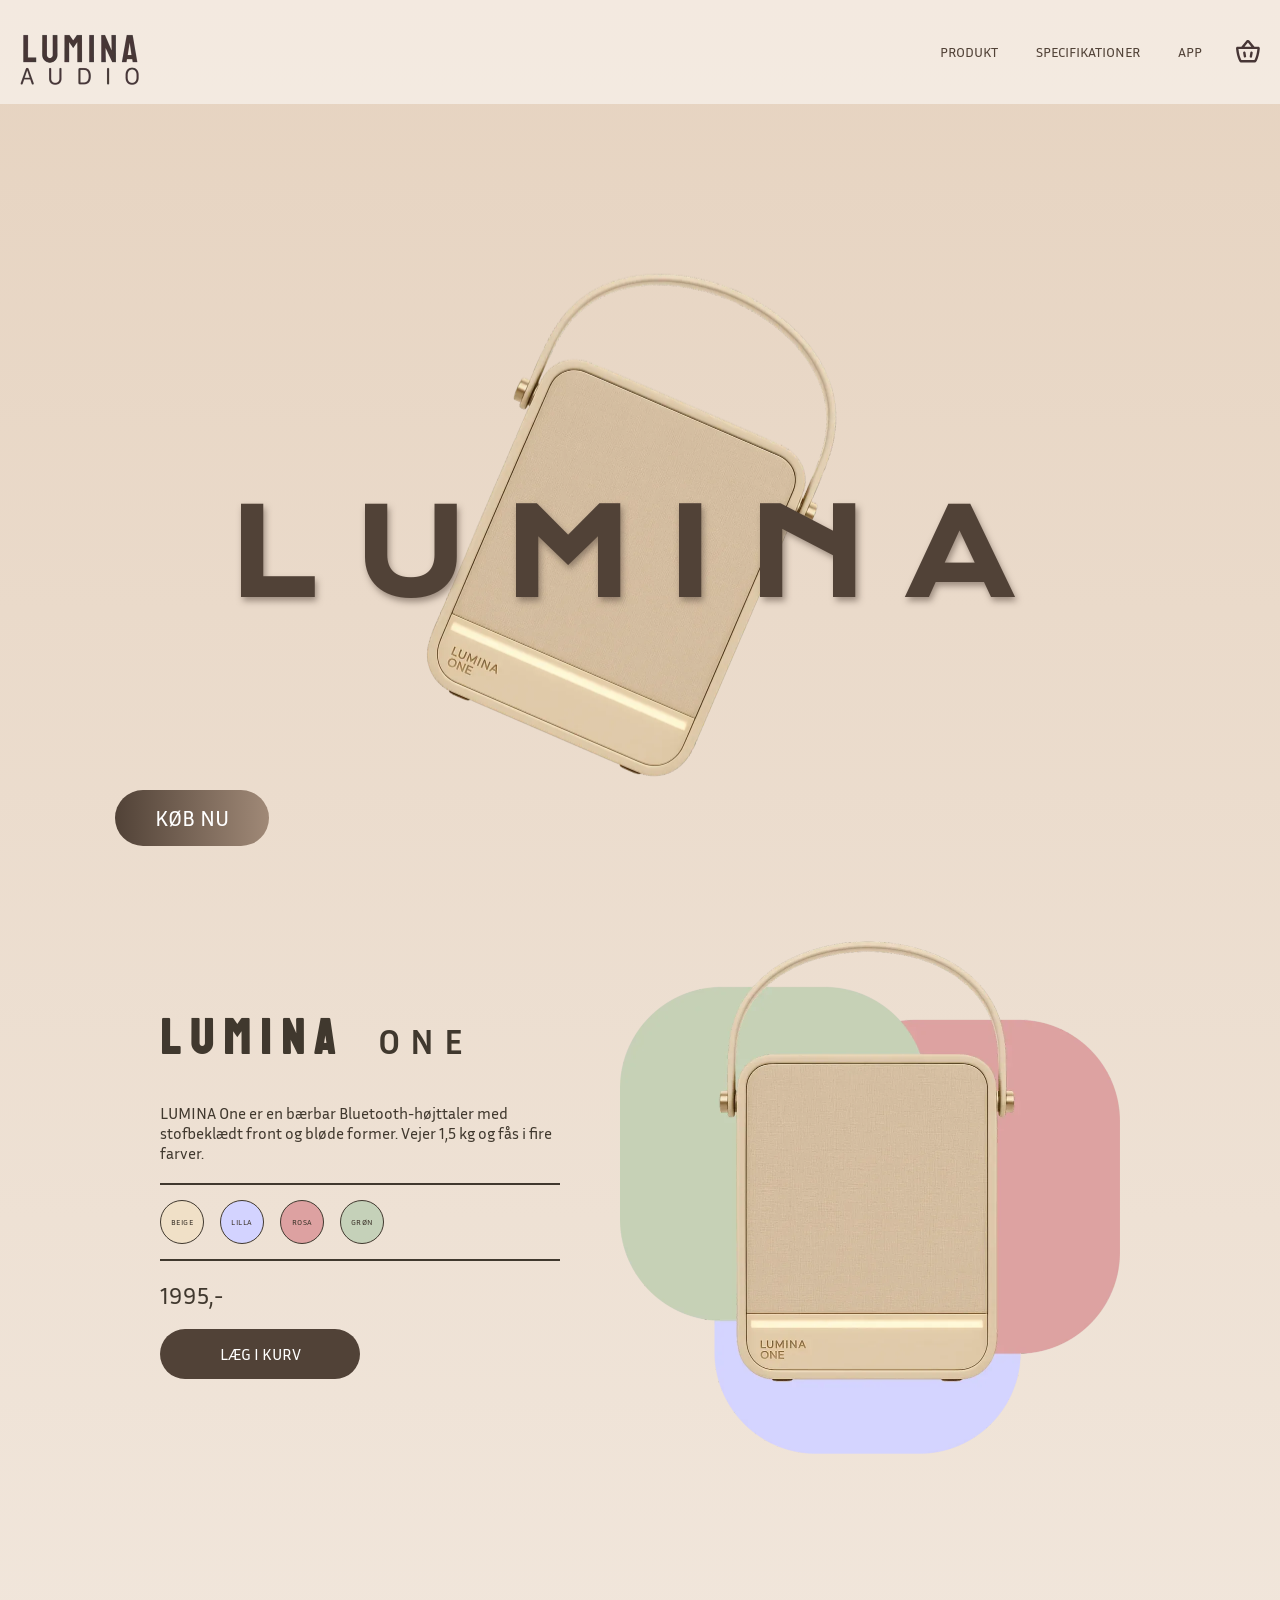
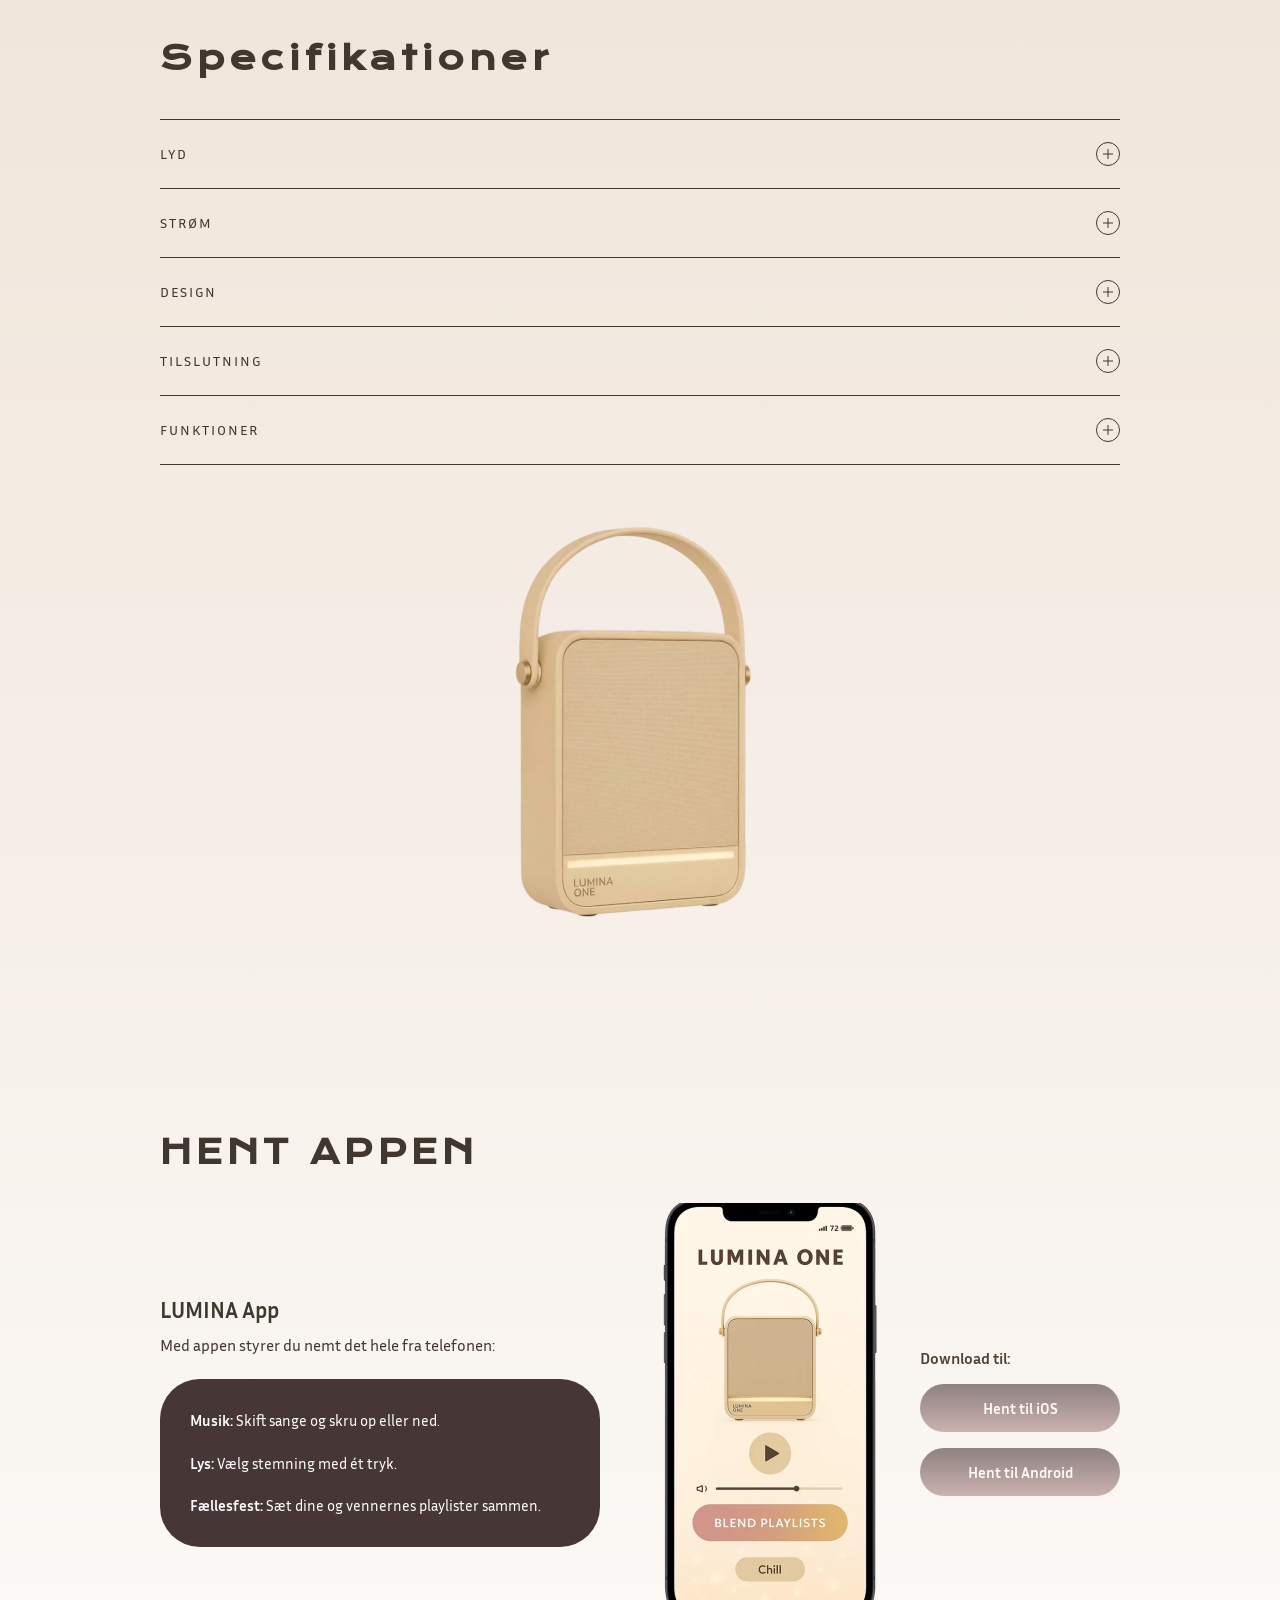
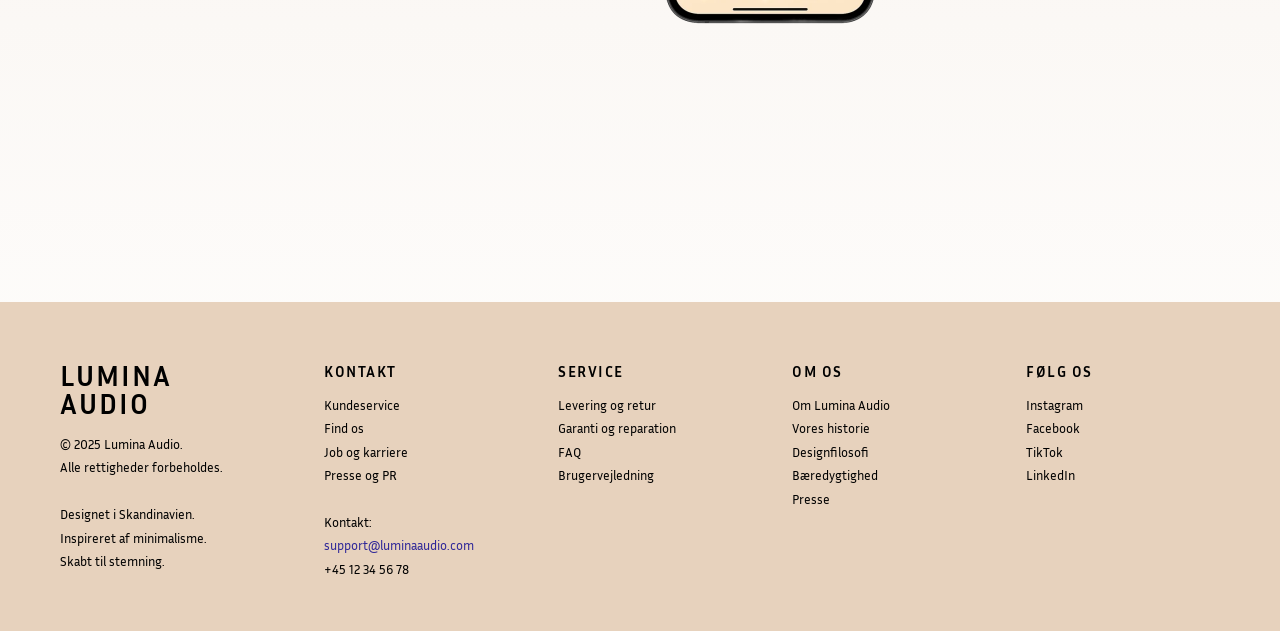
<file: index.html>
<!doctype html>
<html lang="da">
  <head>
    <meta charset="UTF-8" />
    <meta name="viewport" content="width=device-width, initial-scale=1.0" />
    <title lang="en">Lumina Audio</title>
    <!-- preconnect til font-domænerne, så de er klar til brug -->
    <link rel="preconnect" href="https://fonts.googleapis.com" />
    <link rel="preconnect" href="https://fonts.gstatic.com" crossorigin />
    <!-- googleapis = css, gstatic = selve font-filerne -->
    <link
      href="https://fonts.googleapis.com/css2?family=Koulen&family=Krona+One&family=Inria+Sans:wght@300;400;700&display=swap"
      rel="stylesheet"/>
    <link rel="stylesheet" href="css/style.css" />
    <link rel="shortcut icon" href="img/favicon.ico" type="image/x-icon" />
  </head>
  <body>
    <!-- Header med navbar -->
    <header>
      <nav class="navbar">
          <div class="logo">
            <!-- width/height ≠ vist størrelse, css styrer stadig styling, det er bare så siden ikke hopper mens billedet loader -->
            <a href="#hero"><img
                src="img/lumina-logo.webp"
                alt="Lumina Audio logo"
                lang="en"
                width="240"
                height="143"
                class="logo-img"></a>
          </div>

          <div class="nav-right">
            <ul class="nav-links" id="navLinks">
              <li class="nav-links-close">
                <button
                  class="close-menu"
                  id="closeMenuBtn"
                  type="button"
                  aria-label="Luk menu"
                >
                  <img src="img/back.svg" alt="" width="44" height="44" class="close-menu-icon">
                </button>
              </li>
              <li><a href="#products">PRODUKT</a></li>
              <li><a href="#specs">SPECIFIKATIONER</a></li>
              <li><a href="#app">APP</a></li>
            </ul>

            <button
              class="burger"
              id="burgerBtn"
              type="button"
              aria-label="Åbn menu"
              aria-expanded="false"
              aria-controls="navLinks"
            >
              <img src="img/menu.svg" alt="" width="35" height="35" class="burger-icon">
            </button>

            <button type="button" class="cart-btn" id="cartBtn" aria-label="Åbn kurv">
              <img src="img/basket.svg" alt="" width="33" height="31" class="cart">
              <span class="cart-count" id="cartCount" hidden>0</span>
            </button>
          </div>

          <div class="nav-overlay" id="navOverlay" aria-hidden="true"></div>
        </nav>

        <!-- Kurv-panel -->
        <div class="cart-panel" id="cartPanel">
          <div class="cart-panel-header">
            <button type="button" class="cart-close" id="cartCloseBtn" aria-label="Luk kurv">
              <img src="img/back.svg" alt="" width="24" height="24" class="cart-close-icon">
            </button>
            <span class="cart-panel-logo" lang="en">LUMINA<br />AUDIO</span>
          </div>

          <h2 class="cart-panel-title">Indkøbskurv</h2>

          <div class="cart-item" id="cartItem" hidden>
            <img
              src="img/lumina-speaker.webp"
              alt="Lumina One højtaler"
              lang="en"
              width="160"
              height="240"
              class="cart-item-image">

            <div class="cart-item-details">
              <div class="cart-item-top">
                <span class="cart-item-name" lang="en">LUMINA One</span>
                <span class="cart-item-price">1.995,00</span>
              </div>
              <p class="cart-item-color">Farve: Beige</p>
              <div class="cart-item-controls">
                <div class="cart-qty">
                  <button type="button" class="cart-qty-btn" id="cartMinusBtn" aria-label="Færre">−</button>
                  <span class="cart-qty-value" id="cartQty">1</span>
                  <button type="button" class="cart-qty-btn" id="cartPlusBtn" aria-label="Flere">+</button>
                </div>
                <button type="button" class="cart-remove" id="cartRemoveBtn">Fjern</button>
              </div>
            </div>
          </div>

          <p class="cart-empty" id="cartEmpty">Din kurv er tom.</p>

          <div class="cart-total" id="cartTotalRow" hidden>
            <span>Total:</span>
            <span id="cartTotal">DKK 1.995,00</span>
          </div>
        </div>
        <div class="cart-overlay" id="cartOverlay"></div>
      </header>

    <main>
      <!-- Hero sektion -->
      <section class="hero" id="hero">
        <div class="hero-content">
          <figure class="hero-visual">
            <h1 class="hero-lumina-writing" lang="en">
              LUMINA
              <span class="sr-only" lang="da">– bærbar Bluetooth-højttaler fra <span lang="en">Lumina Audio</span></span>
            </h1>
            <!-- LCP-billedet - fetchpriority=high henter den først -->
            <img
              src="img/hero-pic.webp"
              alt="Lumina One højtaler"
              lang="en"
              class="hero-img"
              width="1000"
              height="1173"
              fetchpriority="high">
          </figure>
          <button type="button" class="buy-now-btn" id="buyNowBtn">KØB NU</button>
        </div>
      </section>

      <!-- Produkt sektion -->
    <section id="products" class="product">
      <h2 class="sr-only">Produkt</h2>
      <article class="product-info">
        <h2 class="product-title" lang="en">LUMINA <span class="product-model">ONE</span></h2>

        <p class="product-description" id="productDescription">
          <span lang="en">LUMINA One</span> er en bærbar Bluetooth-højttaler med stofbeklædt front og bløde former. Vejer 1,5 kg og fås i fire farver.
        </p>

        <button
          type="button"
          class="read-more"
          id="readMoreBtn"
          aria-expanded="false"
          aria-controls="productDescription"
        >
          <span class="read-more-text">Læs mere</span>
          <span class="read-more-icon" aria-hidden="true"></span>
        </button>

        <!-- FARVEVÆLGER MED STREGER -->
        <div class="color-selector">
          <ul class="colors">

            <li>
              <button type="button" class="color-swatch color-swatch--beige">Beige</button>
            </li>

            <li>
              <button type="button" class="color-swatch color-swatch--purple">Lilla</button>
            </li>

            <li>
              <button type="button" class="color-swatch color-swatch--rose">Rosa</button>
            </li>

            <li>
              <button type="button" class="color-swatch color-swatch--green">Grøn</button>
            </li>

          </ul>
        </div>
        <p class="price">1995,-</p>

        <button type="button" class="buy" id="addToCartBtn">LÆG I KURV</button>
      </article>

      <figure class="product-visual">
        <img src="img/product.webp"
         alt="Lumina One højtaler" 
         lang="en" 
         class="product-image" 
         width="1000" 
         height="1077" 
         loading="lazy">
      </figure>
    </section>

    
    <!-- Specifikationer -->
    <section class="specs" id="specs">
      <h2 class="specs-title">Specifikationer</h2>

      <div class="specs-list">
        <div class="specs-item">
          <button
            type="button"
            class="specs-toggle"
            id="specsToggleLyd"
            aria-expanded="false"
            aria-controls="specsPanelLyd">

            LYD
            <span class="specs-icon" aria-hidden="true"></span>
          </button>
          <div
            class="specs-panel"
            id="specsPanelLyd"
            role="region"
            aria-labelledby="specsToggleLyd"
            hidden>
            <p>
              Op til 100 dB – nok til en strandfest eller park-picnic uden at
              være "for meget".
            </p>
          </div>
        </div>

        <div class="specs-item">
          <button
            type="button"
            class="specs-toggle"
            id="specsToggleStroem"
            aria-expanded="false"
            aria-controls="specsPanelStroem">

            STRØM
            <span class="specs-icon" aria-hidden="true"></span>
          </button>
          <div
            class="specs-panel"
            id="specsPanelStroem"
            role="region"
            aria-labelledby="specsToggleStroem"
            hidden>
            <p>
              Op til 18 timers spilletid – genopladeligt batteri via USB-C.
            </p>
          </div>
        </div>

        <div class="specs-item">
          <button
            type="button"
            class="specs-toggle"
            id="specsToggleDesign"
            aria-expanded="false"
            aria-controls="specsPanelDesign">

            DESIGN
            <span class="specs-icon" aria-hidden="true"></span>
          </button>
          <div
            class="specs-panel"
            id="specsPanelDesign"
            role="region"
            aria-labelledby="specsToggleDesign"
            hidden>
            <ul class="specs-facts">
              <li><strong>Mål:</strong> 20 × 9 × 9 cm</li>
              <li><strong>Vægt:</strong> 1,5 kg</li>
              <li><strong>Form:</strong> rund, stofbeklædt front</li>
              <li><strong>Farver:</strong> <span lang="en">Moonlight White, Dusty Rose, Sage Green, Lavender Mist</span></li>
              <li><strong>Medfølger:</strong> stof-taske</li>
            </ul>
          </div>
        </div>

        <div class="specs-item">
          <button
            type="button"
            class="specs-toggle"
            id="specsToggleTilslutning"
            aria-expanded="false"
            aria-controls="specsPanelTilslutning">

            TILSLUTNING
            <span class="specs-icon" aria-hidden="true"></span>
          </button>
          <div
            class="specs-panel"
            id="specsPanelTilslutning"
            role="region"
            aria-labelledby="specsToggleTilslutning"
            hidden>
            <p>
              Bluetooth 5.3, aux-indgang og mulighed for at parre til 3 andre
              <span lang="en">Lumina One</span>-enheder.
            </p>
          </div>
        </div>

        <div class="specs-item">
          <button
            type="button"
            class="specs-toggle"
            id="specsToggleFunktioner"
            aria-expanded="false"
            aria-controls="specsPanelFunktioner">

            FUNKTIONER
            <span class="specs-icon" aria-hidden="true"></span>
          </button>
          <div
            class="specs-panel"
            id="specsPanelFunktioner"
            role="region"
            aria-labelledby="specsToggleFunktioner"
            hidden>
            <p>
              Lysstemning: integreret ambient-lys (kan tilpasses – fx
              <span lang="en">"chill", "party"</span> eller
              <span lang="en">"sunset" mode</span>). Subtile LED-lys der
              følger musikken.
            </p>
            <p>
              <span lang="en">Social Connect</span>: gør det nemt at "blende"
              din playliste med andres via app'en – perfekt til
              fællesfester.
            </p>
            <p>IPX5 vandafvisende – tåler lidt regn og pool-splash.</p>
          </div>
        </div>
      </div>

      <img
        src="img/3d-pic-speaker.webp"
        alt=""
        lang="en"
        width="640"
        height="795"
        loading="lazy"
        class="specs-image">
    </section>

    <!-- App -->
    <section class="app" id="app">
      <h2 class="app-title">Hent appen</h2>

      <div class="app-columns">
        <div class="app-info">
          <h3 class="app-subtitle" lang="en">LUMINA App</h3>
          <p class="app-description">
            Med appen styrer du nemt det hele fra telefonen:
          </p>

          <ul class="app-features">
            <li><strong>Musik:</strong> Skift sange og skru op eller ned.</li>
            <li><strong>Lys:</strong> Vælg stemning med ét tryk.</li>
            <li>
              <strong>Fællesfest:</strong> Sæt dine og vennernes playlister
              sammen.
            </li>
          </ul>
        </div>

        <div class="app-showcase">
          <figure class="app-visual">
            <img
              src="img/app-lumina.webp"
              alt="Lumina-appen med afspilningsknap, lydstyrke og knapperne Blend Playlists og Chill"
              width="440"
              height="876"
              loading="lazy"
              class="app-image">
          </figure>

          <div class="app-download">
            <p class="app-download-label">Download til:</p>
            <a href="#" class="app-download-btn" aria-disabled="true" aria-label="Hent til iOS – knappen virker endnu ikke">Hent til <span lang="en">iOS</span></a>
            <a href="#" class="app-download-btn" aria-disabled="true" aria-label="Hent til Android – knappen virker endnu ikke">Hent til <span lang="en">Android</span></a>
          </div>
        </div>
      </div>
    </section>
    </main>

    <!-- Footer -->
    <footer>
      <div class="footer-brand">
        <h2 class="logo" lang="en">LUMINA<br />AUDIO</h2>
        <p>
          © 2025 <span lang="en">Lumina Audio</span>.<br />
          Alle rettigheder forbeholdes.<br /><br />
          Designet i Skandinavien.<br />
          Inspireret af minimalisme.<br />
          Skabt til stemning.
        </p>
      </div>

      <div class="footer-columns">
        <div class="footer-item">
          <button
            type="button"
            class="footer-toggle"
            id="footerToggleKontakt"
            aria-expanded="false"
            aria-controls="footerPanelKontakt"
          >
            Kontakt
            <span class="footer-icon" aria-hidden="true"></span>
          </button>
          <div
            class="footer-panel"
            id="footerPanelKontakt"
            role="region"
            aria-labelledby="footerToggleKontakt"
            hidden
          >
            <p>
              Kundeservice<br />
              Find os<br />
              Job og karriere<br />
              Presse og PR<br /><br />
              Kontakt:<br />
              <a href="mailto:support@luminaaudio.com" class="mail"
                >support@luminaaudio.com</a
              ><br />
              +45 12 34 56 78
            </p>
          </div>
        </div>

        <div class="footer-item">
          <button
            type="button"
            class="footer-toggle"
            id="footerToggleService"
            aria-expanded="false"
            aria-controls="footerPanelService"
          >
            Service
            <span class="footer-icon" aria-hidden="true"></span>
          </button>
          <div
            class="footer-panel"
            id="footerPanelService"
            role="region"
            aria-labelledby="footerToggleService"
            hidden
          >
            <p>
              Levering og retur<br />
              Garanti og reparation<br />
              FAQ<br />
              Brugervejledning
            </p>
          </div>
        </div>

        <div class="footer-item">
          <button
            type="button"
            class="footer-toggle"
            id="footerToggleOmOs"
            aria-expanded="false"
            aria-controls="footerPanelOmOs"
          >
            Om Os
            <span class="footer-icon" aria-hidden="true"></span>
          </button>
          <div
            class="footer-panel"
            id="footerPanelOmOs"
            role="region"
            aria-labelledby="footerToggleOmOs"
            hidden
          >
            <p>
              Om <span lang="en">Lumina Audio</span><br />
              Vores historie<br />
              Designfilosofi<br />
              Bæredygtighed<br />
              Presse
            </p>
          </div>
        </div>

        <div class="footer-item">
          <button
            type="button"
            class="footer-toggle"
            id="footerToggleFoelgOs"
            aria-expanded="false"
            aria-controls="footerPanelFoelgOs"
          >
            Følg Os
            <span class="footer-icon" aria-hidden="true"></span>
          </button>
          <div
            class="footer-panel"
            id="footerPanelFoelgOs"
            role="region"
            aria-labelledby="footerToggleFoelgOs"
            hidden
          >
            <p>
              Instagram<br />
              Facebook<br />
              TikTok<br />
              LinkedIn
            </p>
          </div>
        </div>
      </div>
    </footer>

    <script src="js/script.js"></script>
  </body>
</html>
</file>
<file: css/style.css>
/* ===== Reset ===== */
* {
  margin: 0;
  padding: 0;
  box-sizing: border-box;
}

html {
  scroll-behavior: smooth;
  overflow-x: hidden;
}

/* Skjuler indhold visuelt, men lader skærmlæsere stadig læse det op - f.eks brugt til h1*/
.sr-only {
  position: absolute;
  width: 1px;
  height: 1px;
  margin: -1px;
  padding: 0;
  overflow: hidden;
  clip: rect(0, 0, 0, 0);
  white-space: nowrap;
  border: 0;
}

/* ===== Variabler ===== */
:root {
  --farve1: #fef5ef;
  --farve2: #e1d3c2;
  --farve3: #f0e4d9;
  --font-farve: #514237;
  --font-farve2: #40382e;

  --logo-font: "Koulen", sans-serif;
  --overskrift-font: "Krona One", sans-serif;
  --brødtekst-font: "Inria Sans", sans-serif;
}

/* ===== Generalle stylings på Landing page ===== */

body {
  font-family: var(--brødtekst-font);
  background: linear-gradient(rgba(230, 211, 192, 1), white);
  color: var(--font-farve);
  overflow-x: hidden;
}

/* ===== Navbar ===== */

.navbar {
  width: 100%;
  padding: 15px 20px;
  display: flex;
  justify-content: space-between;
  align-items: center;
  position: fixed;
  top: 0;
  left: 0;
  z-index: 15;
  background: rgba(255, 255, 255, 0.5);
}

.logo {
  display: flex;
  flex-direction: column;
  line-height: 1;
}

.logo-img {
  width: 120px;
  height: auto;
  position: static;
}

.nav-right {
  display: flex;
  align-items: center;
  gap: 30px;
}

.nav-links {
  list-style: none;
  display: flex;
  gap: 30px;
  align-items: center;
}

.nav-links a {
  display: inline-flex;
  align-items: center;
  min-height: 44px;
  padding: 0 4px;
  font-family: var(--brødtekst-font);
  font-size: 14px;
  text-decoration: none;
  color: var(--font-farve);
  transition: 0.3s ease;
}
.nav-links a:hover {
  color: #a08977;
}

.burger {
  display: none;
  align-items: center;
  justify-content: center;
  min-width: 44px;
  min-height: 44px;
  background: none;
  border: none;
  padding: 0;
  cursor: pointer;
}
.burger-icon {
  width: 24px;
  height: auto;
}

.nav-links-close {
  display: none;
}

.close-menu {
  display: flex;
  align-items: center;
  justify-content: center;
  min-width: 44px;
  min-height: 44px;
  margin-left: -10px;
  background: none;
  border: none;
  padding: 0;
  cursor: pointer;
}
.close-menu-icon {
  width: 22px;
  height: auto;
}

.nav-overlay {
  display: none;
}

.cart-btn {
  position: relative;
  display: inline-flex;
  background: none;
  border: none;
  padding: 0;
  cursor: pointer;
}

.cart {
  width: 24px;
  height: auto;
  transition: 0.3s ease;
}
.cart-btn:hover .cart {
  transform: scale(1.1);
}

.cart-count {
  position: absolute;
  top: -8px;
  right: -8px;
  min-width: 16px;
  height: 16px;
  padding: 0 4px;
  display: flex;
  align-items: center;
  justify-content: center;
  border-radius: 999px;
  background: var(--font-farve);
  color: white;
  font-family: var(--brødtekst-font);
  font-size: 11px;
  line-height: 1;
}
.cart-count[hidden] {
  display: none;
}

/* ---- Kurv-panel ---- */
.cart-panel {
  position: fixed;
  top: 0;
  right: 0;
  width: 100%;
  max-width: 420px;
  height: 100vh;
  padding: 24px;
  background: var(--farve3);
  box-shadow: -4px 0 20px rgba(0, 0, 0, 0.15);
  transform: translateX(100%);
  visibility: hidden; /* fjerner knapperne indeni fra tab-rækkefølgen, mens den er lukket */
  transition: transform 0.3s ease, visibility 0s linear 0.3s;
  z-index: 30;
  overflow-y: auto;
}
.cart-panel.open {
  transform: translateX(0);
  visibility: visible; /* gør den synlig/tastatur-venlig med det samme, den åbnes */
  transition: transform 0.3s ease;
}

.cart-panel-header {
  position: relative;
  display: flex;
  align-items: center;
  justify-content: center;
  margin-bottom: 30px;
}

.cart-close {
  position: absolute;
  left: 0;
  display: flex;
  align-items: center;
  justify-content: center;
  min-width: 44px;
  min-height: 44px;
  margin-left: -10px;
  background: none;
  border: none;
  cursor: pointer;
}
.cart-close-icon {
  width: 22px;
  height: auto;
}

.cart-panel-logo {
  font-family: var(--logo-font);
  font-size: 16px;
  letter-spacing: 3px;
  line-height: 1.3;
  text-align: center;
  color: var(--font-farve);
}

.cart-panel-title {
  font-family: var(--overskrift-font);
  font-size: 22px;
  letter-spacing: 0.05em;
  color: var(--font-farve2);
  margin-bottom: 20px;
}

.cart-item {
  display: flex;
  gap: 16px;
  padding: 20px;
  background: var(--farve1);
  border-radius: 16px;
}
.cart-item[hidden] {
  display: none;
}

.cart-item-image {
  width: 80px;
  height: auto;
  flex-shrink: 0;
}

.cart-item-details {
  flex: 1;
  min-width: 0;
}

.cart-item-top {
  display: flex;
  align-items: baseline;
  justify-content: space-between;
  gap: 10px;
  font-family: var(--brødtekst-font);
}
.cart-item-name {
  font-weight: 700;
  color: var(--font-farve2);
}
.cart-item-price {
  font-weight: 700;
  color: var(--font-farve2);
  white-space: nowrap;
}

.cart-item-color {
  font-family: var(--brødtekst-font);
  font-size: 13px;
  color: var(--font-farve2);
  margin: 6px 0 16px;
}

.cart-item-controls {
  display: flex;
  align-items: center;
  justify-content: space-between;
  gap: 10px;
}

.cart-qty {
  display: flex;
  align-items: center;
  gap: 14px;
  padding: 6px 12px;
  border: 1px solid var(--font-farve2);
  border-radius: 30px;
}
.cart-qty-btn {
  background: none;
  border: none;
  font-size: 16px;
  line-height: 1;
  color: var(--font-farve2);
  cursor: pointer;
}
.cart-qty-value {
  font-family: var(--brødtekst-font);
  min-width: 12px;
  text-align: center;
}

.cart-remove {
  background: none;
  border: none;
  font-family: var(--brødtekst-font);
  font-size: 13px;
  text-decoration: underline;
  color: var(--font-farve2);
  cursor: pointer;
}

.cart-empty {
  font-family: var(--brødtekst-font);
  color: var(--font-farve2);
}
.cart-empty[hidden] {
  display: none;
}

.cart-total {
  display: flex;
  justify-content: space-between;
  margin-top: 24px;
  padding-top: 20px;
  border-top: 1px solid var(--font-farve2);
  font-family: var(--brødtekst-font);
  font-weight: 700;
  color: var(--font-farve2);
}
.cart-total[hidden] {
  display: none;
}

.cart-overlay {
  position: fixed;
  inset: 0;
  background: rgba(0, 0, 0, 0.4);
  opacity: 0;
  pointer-events: none;
  transition: opacity 0.3s ease;
  z-index: 29;
}
.cart-overlay.open {
  opacity: 1;
  pointer-events: auto;
}

/* ===== Hero sektion ===== */

.hero-content {
  position: relative;
  display: flex;
  justify-content: center;
  align-items: center;
  min-height: 95vh;
  padding-top: 150px;
  text-align: center;
  z-index: 1;
}

.hero-lumina-writing {
  font-family: var(--overskrift-font);
  font-size: clamp(3rem, 9vw, 12rem);
  font-weight: 700;
  color: var(--font-farve);
  text-shadow: 0.02em 0.03em 0.06em rgba(81, 66, 55, 0.5);
  line-height: 1;
  position: absolute;
  top: 65%;
  left: 50%;
  transform: translate(-50%, -50%);
  letter-spacing: 0.36em;
  z-index: 20;
}

.hero-img {
  width: 500px;
  max-width: 90vw;
  height: auto;
  position: absolute;
  top: 60%;
  transform: translate(-50%, -50%);
  z-index: 0;
}

.buy-now-btn {
  position: absolute;
  bottom: 1%;
  left: 15%;
  transform: translateX(-50%);
  padding: 15px 40px;
  border: none;
  border-radius: 30px;
  background: linear-gradient(to right, #514237, #a08977);
  color: white;
  font-family: var(--brødtekst-font);
  font-size: 22px;
  cursor: pointer;
  transition: 0.3s ease;
}
.buy-now-btn:hover {
  transform: translateX(-50%) scale(1.05);
}

/* ===== Produkt sektion ===== */

.product {
  display: flex;
  align-items: center;
  justify-content: center;
  gap: 60px;
  padding: 60px 5%;
  margin: 0;
  position: relative;
  overflow: hidden;
}

.product-info {
  z-index: 10;
  width: 400px;
  flex-shrink: 0;
}

.product-title {
  font-size: 50px;
  font-family: var(--logo-font);
  color: var(--font-farve2);
  letter-spacing: 10px;
}
.product-model {
  margin-left: 10px;
  font-size: 35px;
  font-family: var(--brødtekst-font);
  letter-spacing: 10px;
}

.product-description {
  font-family: var(--brødtekst-font);
  font-size: 16px;
  color: var(--font-farve2);
  margin: 20px 0;
}

.read-more {
  display: none;
}

/* Farvevælger med streger */

.color-selector {
  border-top: 2px solid var(--font-farve2);
  border-bottom: 2px solid var(--font-farve2);
  padding: 15px 0;
  display: flex;
  align-items: center;
  gap: 1rem;
  margin: 20px 0;
  width: 100%;
}

.colors {
  display: flex;
  gap: 1rem;
  list-style: none;
  padding: 0;
  margin: 0;
}

.color-swatch {
  display: flex;
  align-items: center;
  justify-content: center;
  width: 44px;
  height: 44px;
  padding: 0;
  border: 1px solid var(--font-farve2);
  border-radius: 50%;
  background: none;
  font-family: var(--brødtekst-font);
  font-size: 8px;
  letter-spacing: 0.5px;
  text-transform: uppercase;
  text-align: center;
  line-height: 1;
  color: var(--font-farve2);
  cursor: pointer;
  transition: 0.3s ease;
}
.color-swatch:hover {
  transform: scale(1.2);
}

.color-swatch--beige {
  background-color: #f0e0c7;
}
.color-swatch--purple {
  background-color: #d3d3ff;
}
.color-swatch--rose {
  background-color: #dda1a1;
}
.color-swatch--green {
  background-color: #c5d1b9;
}

.price {
  margin: 20px 0;
  font-family: var(--brødtekst-font);
  font-size: 24px;
  color: var(--font-farve2);
}

/* Knap: LÆG I KURV */

.buy {
  display: inline-block;
  padding: 15px 40px;
  border: none;
  border-radius: 40px;
  background: var(--font-farve);
  color: white;
  font-family: var(--brødtekst-font);
  font-size: 16px;
  text-align: center;
  text-decoration: none;
  cursor: pointer;
  transition: 0.3s ease;
  width: 200px;
}
.buy:hover {
  transform: scale(1.05);
}

/* Produktbillede */

.product-visual {
  flex-shrink: 0;
}
.product-image {
  width: 500px;
  max-width: 40vw;
  height: auto;
}

/* ===== Specifikationer ===== */

.specs {
  min-height: 100vh;
  padding: 120px 24px 80px;
}

.specs-title {
  max-width: 960px;
  margin: 0 auto 40px;
  font-family: var(--overskrift-font);
  font-size: clamp(1.3rem, 5vw, 2rem);
  letter-spacing: 0.15em;
  color: var(--font-farve2);
}

.specs-list {
  max-width: 960px;
  margin: 0 auto;
}

.specs-item {
  border-bottom: 1px solid var(--font-farve2);
}
.specs-item:first-child {
  border-top: 1px solid var(--font-farve2);
}

.specs-toggle {
  display: flex;
  align-items: center;
  justify-content: space-between;
  width: 100%;
  padding: 22px 0;
  background: none;
  border: none;
  font-family: var(--brødtekst-font);
  font-size: 14px;
  letter-spacing: 2px;
  color: var(--font-farve2);
  text-align: left;
  cursor: pointer;
}

.specs-icon {
  position: relative;
  flex-shrink: 0;
  width: 24px;
  height: 24px;
  border: 1px solid var(--font-farve2);
  border-radius: 50%;
}
.specs-icon::before,
.specs-icon::after {
  content: "";
  position: absolute;
  top: 50%;
  left: 50%;
  background: var(--font-farve2);
  transition: transform 0.3s ease;
}
.specs-icon::before {
  width: 10px;
  height: 1px;
  transform: translate(-50%, -50%);
}
.specs-icon::after {
  width: 1px;
  height: 10px;
  transform: translate(-50%, -50%);
}
.specs-toggle[aria-expanded="true"] .specs-icon::after {
  transform: translate(-50%, -50%) rotate(90deg) scale(0);
}

.specs-panel {
  padding: 0 0 22px;
}
.specs-panel p {
  font-family: var(--brødtekst-font);
  font-size: 13px;
  letter-spacing: 0.5px;
  color: var(--font-farve);
  line-height: 1.6;
  margin-bottom: 12px;
}
.specs-panel p:last-child {
  margin-bottom: 0;
}
.specs-panel ul {
  margin: 0;
  padding-left: 18px;
}
.specs-panel li {
  font-family: var(--brødtekst-font);
  font-size: 13px;
  letter-spacing: 0.5px;
  color: var(--font-farve);
  line-height: 1.6;
  margin-bottom: 8px;
}
.specs-panel li:last-child {
  margin-bottom: 0;
}

.specs-image {
  display: block;
  width: 320px;
  max-width: 80%;
  margin: 60px auto 0;
  height: auto;
}

.app {
  min-height: 100vh;
  padding: 130px 24px 80px;
}

.app-title {
  max-width: 960px;
  margin: 0 auto 30px;
  font-family: var(--overskrift-font);
  font-size: clamp(1.3rem, 5vw, 2rem);
  letter-spacing: 0.15em;
  text-transform: uppercase;
  color: var(--font-farve2);
}

.app-columns {
  display: flex;
  align-items: center;
  justify-content: space-between;
  gap: 60px;
  max-width: 960px;
  margin: 0 auto;
}

.app-info {
  flex: 1;
}

.app-subtitle {
  font-family: var(--brødtekst-font);
  font-size: 22px;
  font-weight: 700;
  color: var(--font-farve2);
  margin-bottom: 12px;
}

.app-description {
  font-family: var(--brødtekst-font);
  font-size: 16px;
  color: var(--font-farve2);
  margin-bottom: 24px;
}

.app-features {
  list-style: none;
  padding: 30px;
  border-radius: 40px;
  background: #473636;
  color: white;
}
.app-features li {
  font-family: var(--brødtekst-font);
  font-size: 15px;
  line-height: 1.5;
}
.app-features li + li {
  margin-top: 20px;
}

.app-showcase {
  display: flex;
  align-items: center;
  gap: 40px;
  flex-shrink: 0;
}

.app-visual {
  flex-shrink: 0;
}
.app-image {
  display: block;
  width: 220px;
  max-width: 30vw;
  height: auto;
}

.app-download {
  text-align: left;
}
.app-download-label {
  font-family: var(--brødtekst-font);
  font-weight: 700;
  font-size: 16px;
  color: var(--font-farve);
  margin-bottom: 16px;
}

.app-download-btn {
  display: block;
  width: 200px;
  margin: 0 0 16px;
  padding: 15px 20px;
  border: none;
  border-radius: 40px;
  background: linear-gradient(to bottom, #473636, #AD8484);
  color: white;
  font-family: var(--brødtekst-font);
  font-weight: 700;
  font-size: 15px;
  text-align: center;
  text-decoration: none;
  transition: 0.3s ease;
}
.app-download-btn:hover {
  transform: scale(1.05);
}
.app-download-btn:last-child {
  margin-bottom: 0;
}

/* Rammer kun de to knapper, der har aria-disabled="true" sat i HTML'en
   (dem der endnu ikke virker) - resten af knapperne er upåvirket.
   Se W3Schools: https://www.w3schools.com/css/css_attribute_selectors.asp */
.app-download-btn[aria-disabled="true"] {
  opacity: 0.6; /* dæmper knappen, så den ser inaktiv ud */
  cursor: not-allowed; /* viser "forbudt"-cursor ved museover */
}
.app-download-btn[aria-disabled="true"]:hover {
  transform: none; /* fjerner hover-forstørrelsen for de deaktiverede knapper */
}

/* ===== Footer ===== */

footer {
  background-color: #e7d2bd;
  padding: 40px 24px;
  color: black;
  font-family: var(--brødtekst-font);
}

.footer-brand {
  text-align: center;
  margin-bottom: 40px;
}
footer h2.logo {
  font-size: 24px;
  letter-spacing: 2px;
  margin-bottom: 15px;
}
footer p {
  font-size: 13px;
  line-height: 1.8;
}
footer a {
  color: black;
  text-decoration: none;
}
footer a:hover {
  text-decoration: underline;
}
.mail {
  color: rgb(47, 39, 152);
}

.footer-columns {
  display: flex;
  flex-direction: column;
}

.footer-item {
  border-top: 1px solid var(--font-farve2);
}
.footer-item:last-child {
  border-bottom: 1px solid var(--font-farve2);
}

.footer-toggle {
  display: flex;
  align-items: center;
  justify-content: space-between;
  width: 100%;
  padding: 16px 0;
  background: none;
  border: none;
  font-family: var(--brødtekst-font);
  font-size: 15px;
  font-weight: 700;
  color: black;
  text-align: left;
  cursor: pointer;
}

.footer-icon {
  flex-shrink: 0;
  width: 10px;
  height: 10px;
  border-right: 2px solid black;
  border-bottom: 2px solid black;
  transform: rotate(45deg);
  margin-top: -4px;
  transition: transform 0.3s ease;
}
.footer-toggle[aria-expanded="true"] .footer-icon {
  transform: rotate(225deg);
  margin-top: 4px;
}

.footer-panel {
  padding-bottom: 16px;
}

/* ===== Responsivt: desktop (≥769px) ===== */
@media (min-width: 769px) {
  footer {
    display: flex;
    align-items: flex-start;
    gap: 40px;
    padding: 60px 60px 50px;
  }

  .footer-brand {
    flex: 1;
    text-align: left;
    margin-bottom: 0;
  }
  .footer-brand .logo {
    font-size: 28px;
  }

  .footer-columns {
    flex: 4;
    flex-direction: row;
    justify-content: space-between;
    gap: 40px;
  }

  .footer-item {
    flex: 1;
    border: none;
  }
  .footer-item:last-child {
    border-bottom: none;
  }

  .footer-toggle {
    padding: 0;
    margin-bottom: 14px;
    font-size: 15px;
    letter-spacing: 1.5px;
    text-transform: uppercase;
    cursor: default;
  }

  .footer-icon {
    display: none;
  }

  .footer-panel {
    display: block;
    padding-bottom: 0;
  }
}

/* ===== Responsivt: mobil (≤768px) ===== */

@media (max-width: 768px) {

  /* --- Navbar --- */
  .logo-img {
  width: 80px;
  height: auto;
  position: static;
  }
  .nav-right {
    gap: 16px;
  }

  .burger {
    display: flex;
  }

  .nav-links {
    position: fixed;
    top: 0;
    right: 0;
    flex-direction: column;
    align-items: flex-start;
    width: 70%;
    max-width: 300px;
    height: 100vh;
    padding: 100px 30px;
    gap: 24px;
    background: var(--farve3);
    box-shadow: -4px 0 20px rgba(0, 0, 0, 0.15);
    transform: translateX(100%);
    visibility: hidden; /* fjerner links/knap indeni fra tab-rækkefølgen, mens den er lukket */
    transition: transform 0.3s ease, visibility 0s linear 0.3s;
    z-index: 25;
  }
  .nav-links.open {
    transform: translateX(0);
    visibility: visible; /* gør den synlig/tastatur-venlig med det samme, den åbnes */
    transition: transform 0.3s ease;
  }

  .nav-links-close {
    display: flex;
    justify-content: flex-start;
    width: 100%;
    margin-bottom: 10px;
  }

  .nav-overlay {
    display: block;
    position: fixed;
    inset: 0;
    background: rgba(0, 0, 0, 0.4);
    opacity: 0;
    pointer-events: none;
    transition: opacity 0.3s ease;
    z-index: 24;
  }
  .nav-overlay.open {
    opacity: 1;
    pointer-events: auto;
  }

  /* --- Hero sektion --- */

  .hero-content {
    flex-direction: column;
    padding-top: 10px;
    gap: 20px;
  }

  .hero-visual {
    position: relative;
    width: 100%;
  }

  .hero-lumina-writing {
    position: absolute;
    top: 65%;
    left: 50%;
    transform: translate(-50%, -50%);
    font-size: clamp(2.5rem, 12vw, 4rem);
    letter-spacing: 0.25em;
    text-shadow: 0.02em 0.03em 0.06em rgba(81, 66, 55, 0.5);
    z-index: 20;
  }

  .hero-img {
    width: 90%;
    max-width: 300px;
    position: static;
    top: auto;
    left: auto;
    transform: none;
    margin-top: 20%;
    z-index: 0;
  }

  .buy-now-btn {
    position: static;
    transform: none;
    margin-top: 30px;
  }
  .buy-now-btn:hover {
    transform: scale(1.05);
  }

  /* --- Produkt sektion --- */

  .product {
    display: flex;
    flex-direction: column;
    gap: 0;
    height: auto;
    min-height: auto;
    padding: 100px 24px 30px;
    overflow: visible;
  }

  .product-info {
    display: contents;
  }

  .product-title {
    order: 1;
    font-size: 32px;
    text-align: center;
  }

  .product-description {
    order: 2;
    margin: 20px 0 10px;
    display: -webkit-box;
    -webkit-line-clamp: 2;
    line-clamp: 2;
    -webkit-box-orient: vertical;
    overflow: hidden;
  }
  .product-description.expanded {
    display: block;
    -webkit-line-clamp: unset;
    line-clamp: unset;
    overflow: visible;
  }

  .read-more {
    order: 3;
    display: inline-flex;
    align-items: center;
    gap: 6px;
    margin-bottom: 20px;
    background: none;
    border: none;
    padding: 0;
    font-family: var(--brødtekst-font);
    font-size: 14px;
    color: var(--font-farve);
    text-decoration: underline;
    cursor: pointer;
  }

  .color-selector {
    order: 5;
    gap: 1.25rem;
  }

  .colors {
    gap: 12px;
  }

  .price {
    order: 6;
    position: static;
    margin: 20px 0;
  }

  .buy {
    order: 7;
    position: static;
    transform: none;
    display: block;
    margin: 0 auto 24px;
  }
  .buy:hover {
    transform: scale(1.05);
  }

  .product-visual {
    order: 4;
    display: flex;
    justify-content: center;
    margin-bottom: 24px;
  }

  .product-image {
    width: 85%;
    max-width: 320px;
  }

  /* --- Specifikationer --- */
  .specs {
    padding-top: 90px;
    padding-bottom: 40px;
  }

  /* --- App --- */
  .app {
    padding-top: 90px;
  }

  .app-columns {
    display: block;
    max-width: none;
  }

  .app-info {
    margin-bottom: 40px;
  }

  .app-features li {
    position: relative;
    padding-left: 18px;
  }
  .app-features li::before {
    content: "·";
    position: absolute;
    left: 0;
    font-weight: 700;
  }

  .app-showcase {
    justify-content: center;
    gap: 24px;
    max-width: 960px;
    margin: 0 auto;
  }

  .app-image {
    width: 150px;
    max-width: 40vw;
  }

  .app-download-btn {
    width: 140px;
    padding: 12px 14px;
    font-size: 13px;
    margin: 0 0 12px;
  }
}
</file>
